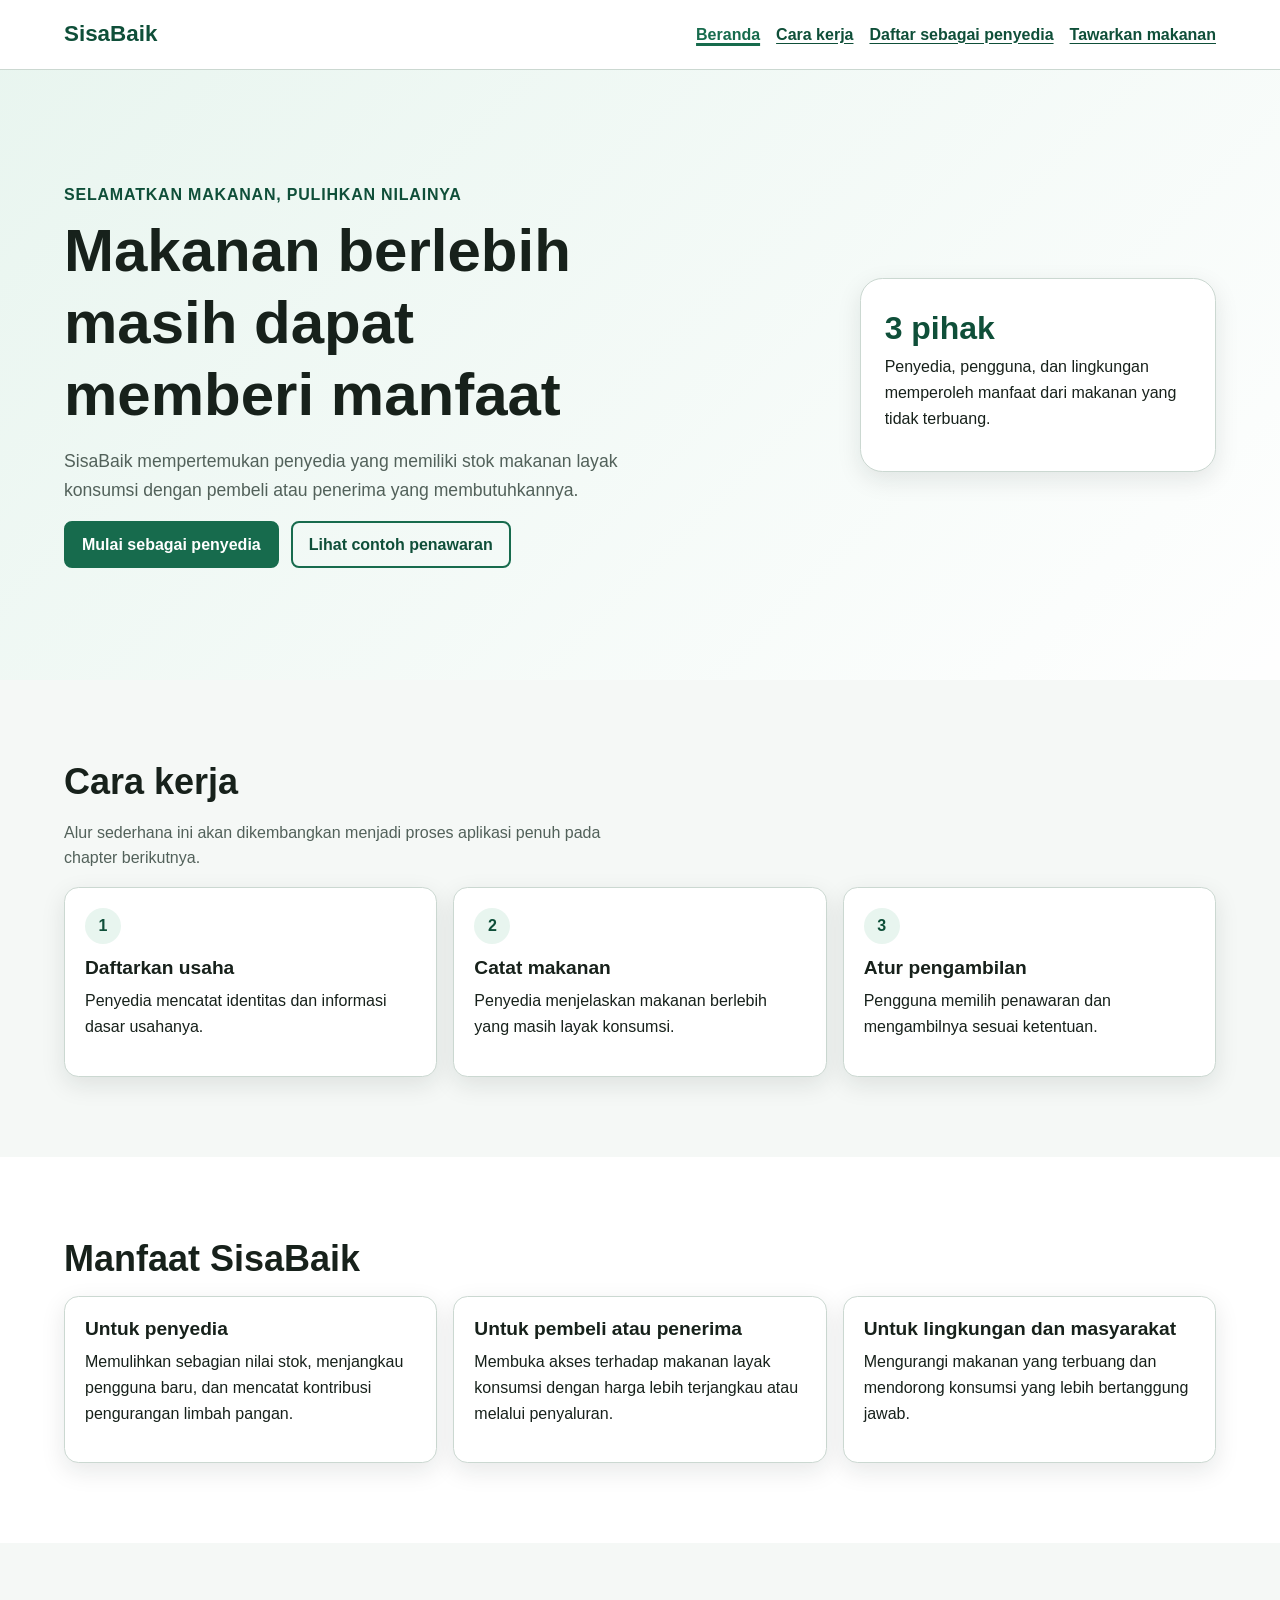
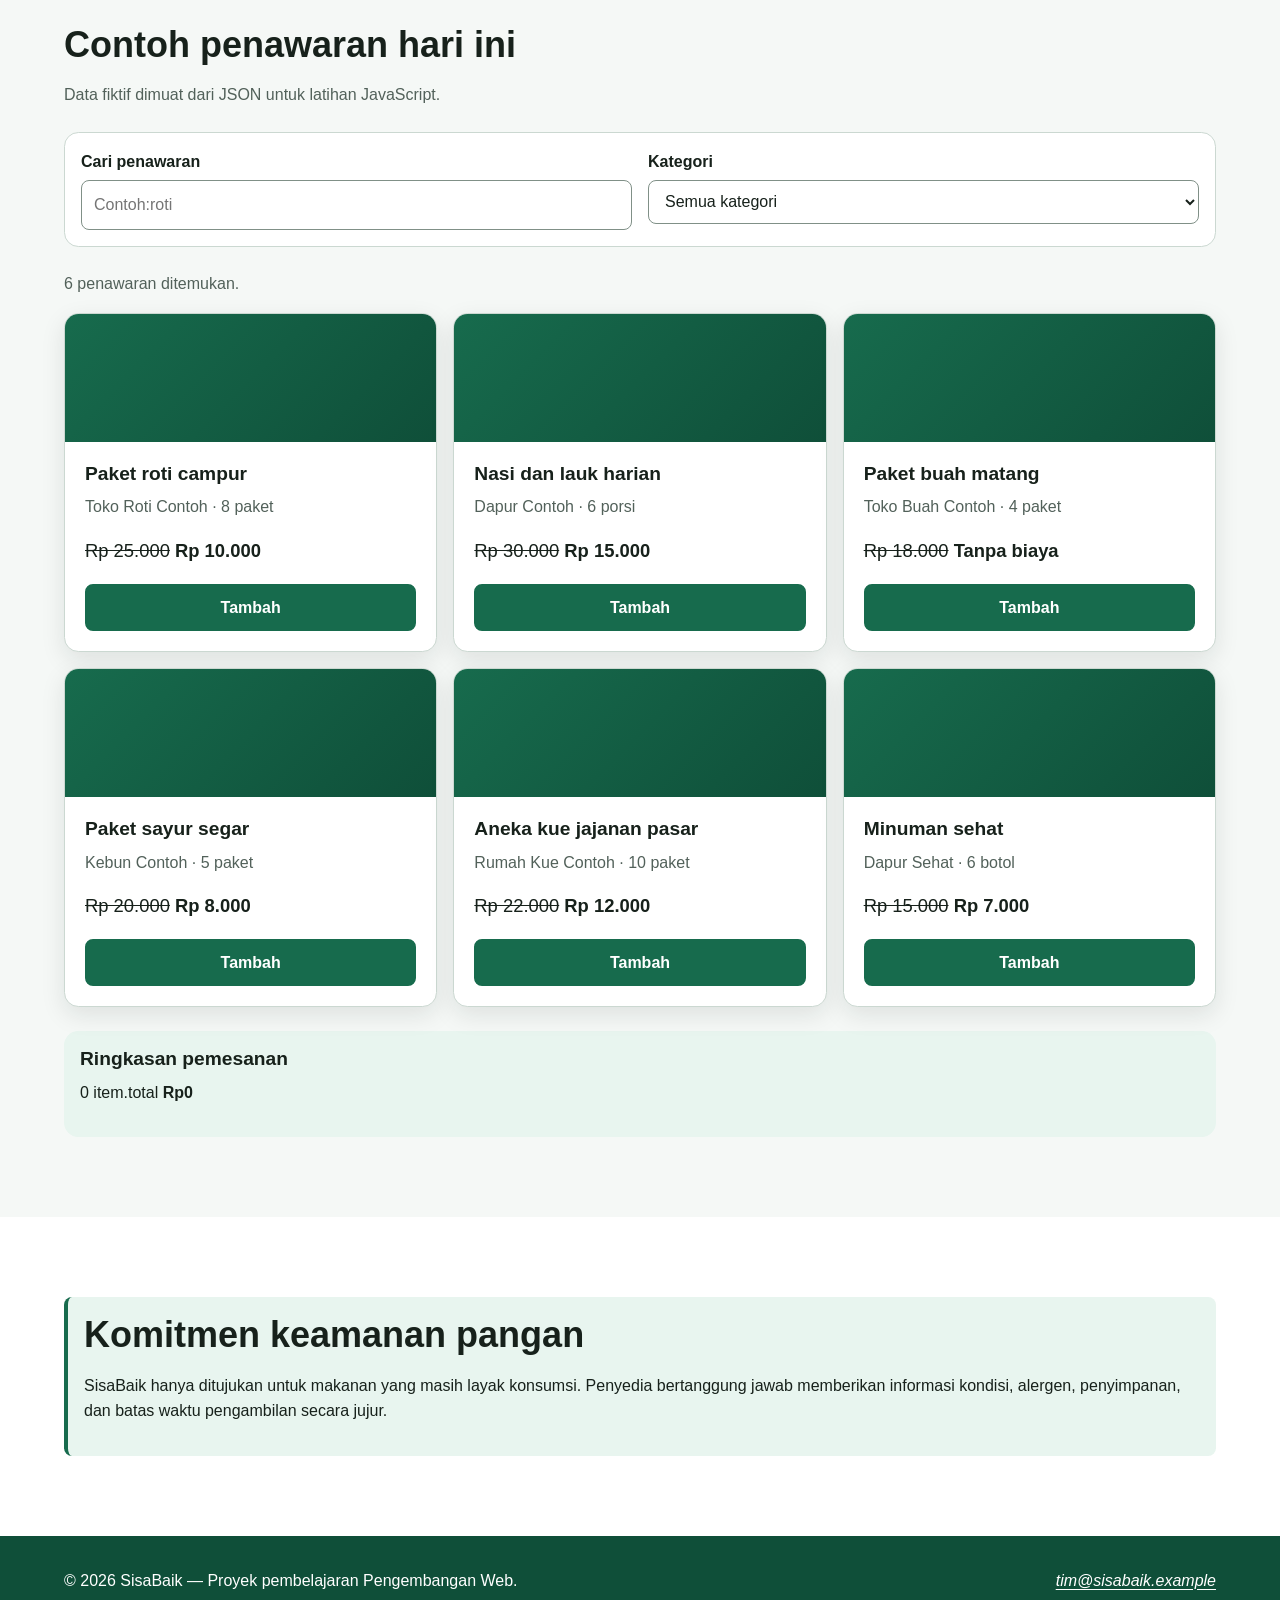
<file: index.html>
<!doctype html>
<html lang="id">
  <head>
    <meta charset="utf-8">
    <meta name="viewport" content="width=device-width, initial-scale=1">
    <meta name="description" content="SisaBaik membantu penyedia menawarkan makanan berlebih agar tetap bernilai, terjangkau, dan tidak terbuang.">
    <title>Beranda | SisaBaik</title>
    <link rel="stylesheet" href="styles.css">
    <script src="app.js" defer></script>
  </head>
  <body>
    <a class="skip-link" href="#konten-utama">Lewati ke konten utama</a>

    <header class="site-header">
      <div class="container header-layout">
        <p class="brand">SisaBaik</p>
        <nav aria-label="Navigasi utama">
          <ul class="nav-list">
            <li><a href="index.html" aria-current="page">Beranda</a></li>
            <li><a href="#cara-kerja">Cara kerja</a></li>
            <li><a href="daftar-penyedia.html">Daftar sebagai penyedia</a></li>
            <li><a href="tawarkan-makanan.html">Tawarkan makanan</a></li>
          </ul>
        </nav>
      </div>
    </header>

    <main id="konten-utama" tabindex="-1">
      <section class="hero" aria-labelledby="judul-utama">
        <div class="container hero-layout">
          <div>
            <p class="eyebrow">Selamatkan makanan, pulihkan nilainya</p>
            <h1 id="judul-utama">Makanan berlebih masih dapat memberi manfaat</h1>
            <p class="lead">SisaBaik mempertemukan penyedia yang memiliki stok makanan layak konsumsi dengan pembeli atau penerima yang membutuhkannya.</p>
            <div class="button-group">
              <a class="button" href="daftar-penyedia.html">Mulai sebagai penyedia</a>
              <a class="button button-secondary" href="#penawaran-contoh">Lihat contoh penawaran</a>
            </div>
          </div>
          <aside class="hero-panel" aria-label="Ringkasan manfaat SisaBaik">
            <strong>3 pihak</strong>
            <p>Penyedia, pengguna, dan lingkungan memperoleh manfaat dari makanan yang tidak terbuang.</p>
          </aside>
        </div>
      </section>

      <section class="section" id="cara-kerja" aria-labelledby="judul-cara-kerja">
        <div class="container">
          <h2 id="judul-cara-kerja">Cara kerja</h2>
          <p class="section-intro">Alur sederhana ini akan dikembangkan menjadi proses aplikasi penuh pada chapter berikutnya.</p>
          <div class="steps-grid">
            <article class="card">
              <span class="step-number" aria-hidden="true">1</span>
              <h3>Daftarkan usaha</h3>
              <p>Penyedia mencatat identitas dan informasi dasar usahanya.</p>
            </article>
            <article class="card">
              <span class="step-number" aria-hidden="true">2</span>
              <h3>Catat makanan</h3>
              <p>Penyedia menjelaskan makanan berlebih yang masih layak konsumsi.</p>
            </article>
            <article class="card">
              <span class="step-number" aria-hidden="true">3</span>
              <h3>Atur pengambilan</h3>
              <p>Pengguna memilih penawaran dan mengambilnya sesuai ketentuan.</p>
            </article>
          </div>
        </div>
      </section>

      <section class="section section-alt" aria-labelledby="judul-manfaat">
        <div class="container">
          <h2 id="judul-manfaat">Manfaat SisaBaik</h2>
          <div class="benefit-grid">
            <article class="card">
              <h3>Untuk penyedia</h3>
              <p>Memulihkan sebagian nilai stok, menjangkau pengguna baru, dan mencatat kontribusi pengurangan limbah pangan.</p>
            </article>
            <article class="card">
              <h3>Untuk pembeli atau penerima</h3>
              <p>Membuka akses terhadap makanan layak konsumsi dengan harga lebih terjangkau atau melalui penyaluran.</p>
            </article>
            <article class="card">
              <h3>Untuk lingkungan dan masyarakat</h3>
              <p>Mengurangi makanan yang terbuang dan mendorong konsumsi yang lebih bertanggung jawab.</p>
            </article>
          </div>
        </div>
      </section>

      <section class="section" id="penawaran-contoh" aria-labelledby="judul-penawaran">
        <div class="container">
          <h2 id="judul-penawaran">Contoh penawaran hari ini</h2>
          <p class="section-intro">Data fiktif dimuat dari JSON untuk latihan JavaScript.</p>
          <form class="filter-panel" id="filter-form" role="search">
            <p>
              <label for="kata-kunci">Cari penawaran</label><br>
              <input id="kata-kunci" name="kata_kunci" type="search" placeholder="Contoh:roti">
            </p>
            <p>
              <label for="filter-kategori">Kategori</label><br>
              <select id="filter-kategori" name="kategori">
                <option value="semua">Semua kategori</option>
                <option value="makanan-siap-saji">Makanan siap saji</option>
                <option value="roti-kue">Roti dan kue</option>
                <option value="buah-sayur">Buah dan sayur</option>
              </select>
            </p>

          </form>
          <p id="status-katalog" class="status-message" role="status" aria-live="polite">Memuat penawaran...</p>
          <div class="offer-grid" id="daftar-penawaran"></div>
          <aside class="cart-summary" aria-labelledby="judul-ringkasan">
            <h3 id="judul-ringkasan">Ringkasan pemesanan</h3>
            <p>
              <span id="jumlah-item">0</span> item.total 
              <strong id="total-pesanan">Rp0</strong>
            </p>
          </aside>
        </div>
      </section>

      <section class="section section-alt" aria-labelledby="judul-keamanan">
        <div class="container">
          <div class="notice">
            <h2 id="judul-keamanan">Komitmen keamanan pangan</h2>
            <p>SisaBaik hanya ditujukan untuk makanan yang masih layak konsumsi. Penyedia bertanggung jawab memberikan informasi kondisi, alergen, penyimpanan, dan batas waktu pengambilan secara jujur.</p>
          </div>
        </div>
      </section>
    </main>

    <footer class="site-footer">
      <div class="container footer-layout">
        <p>&copy; 2026 SisaBaik — Proyek pembelajaran Pengembangan Web.</p>
        <address><a href="mailto:tim@sisabaik.example">tim@sisabaik.example</a></address>
      </div>
    </footer>
  </body>
</html>
</file>
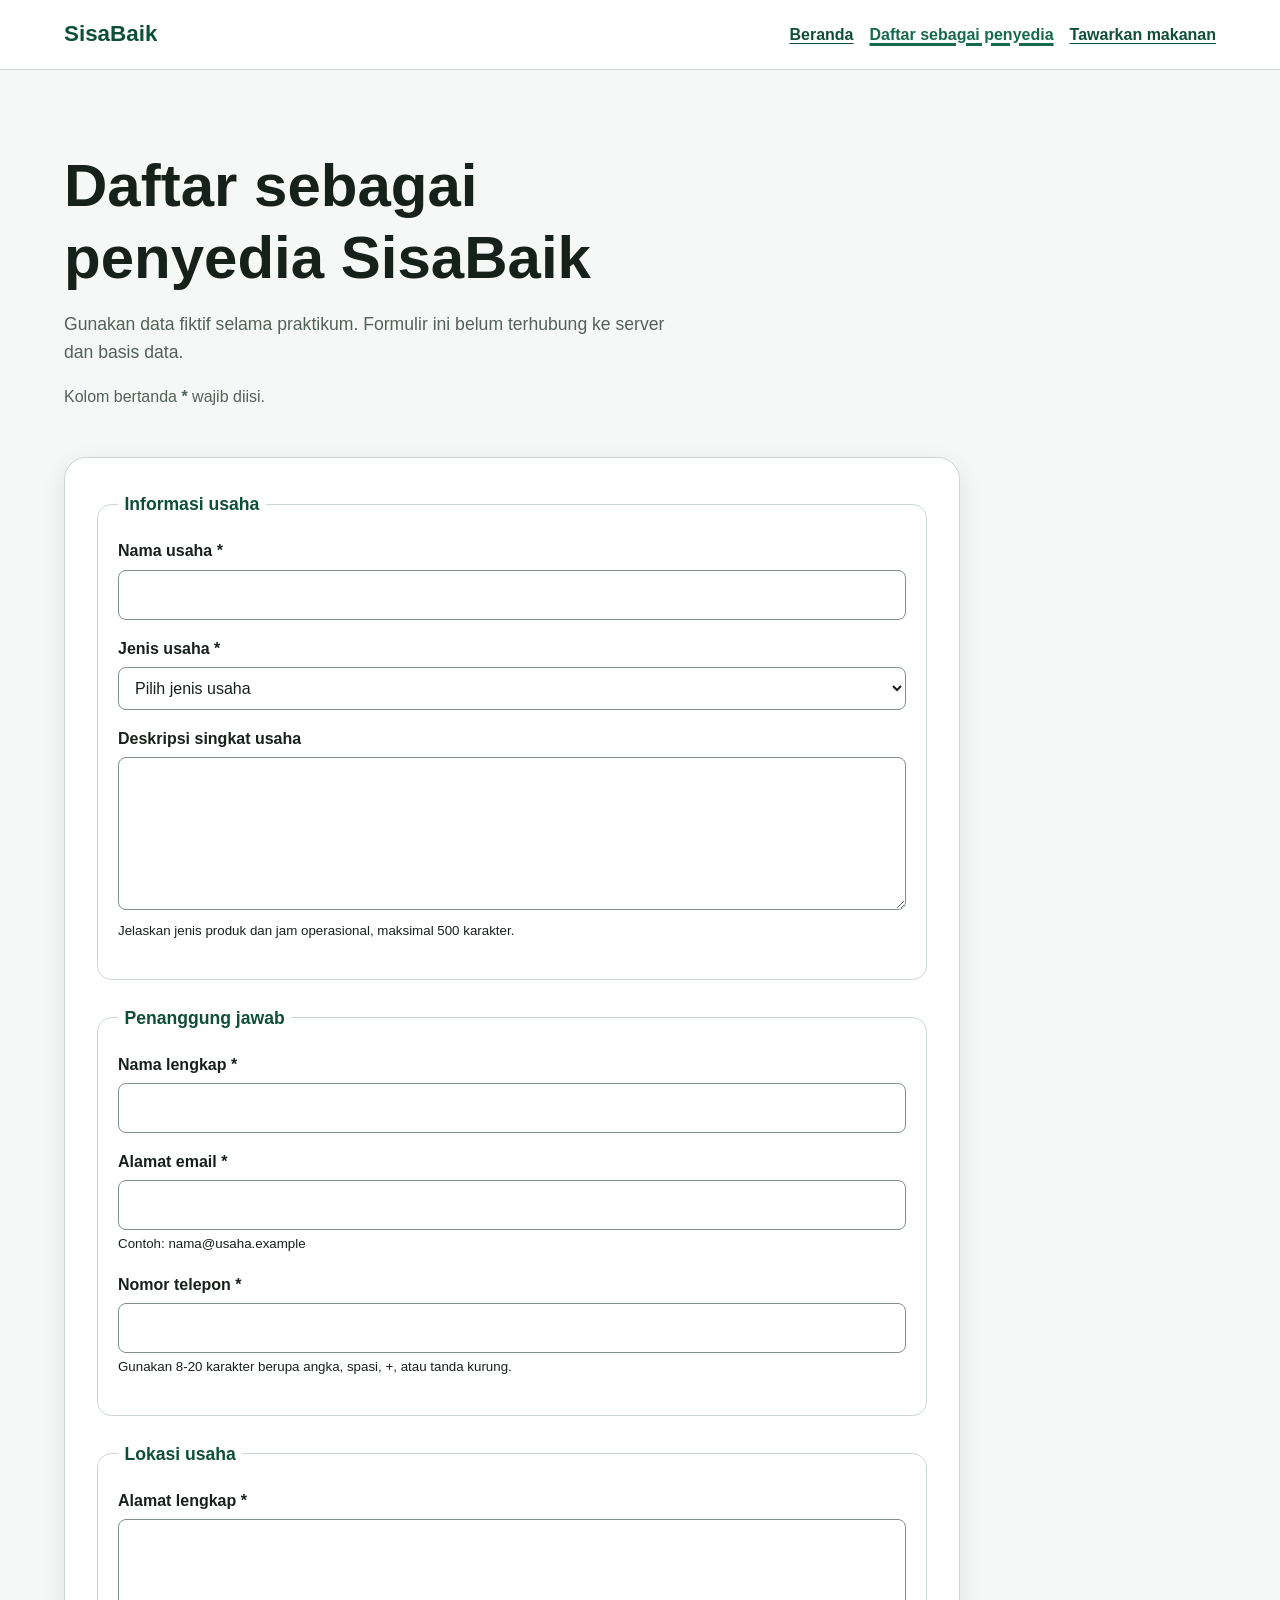
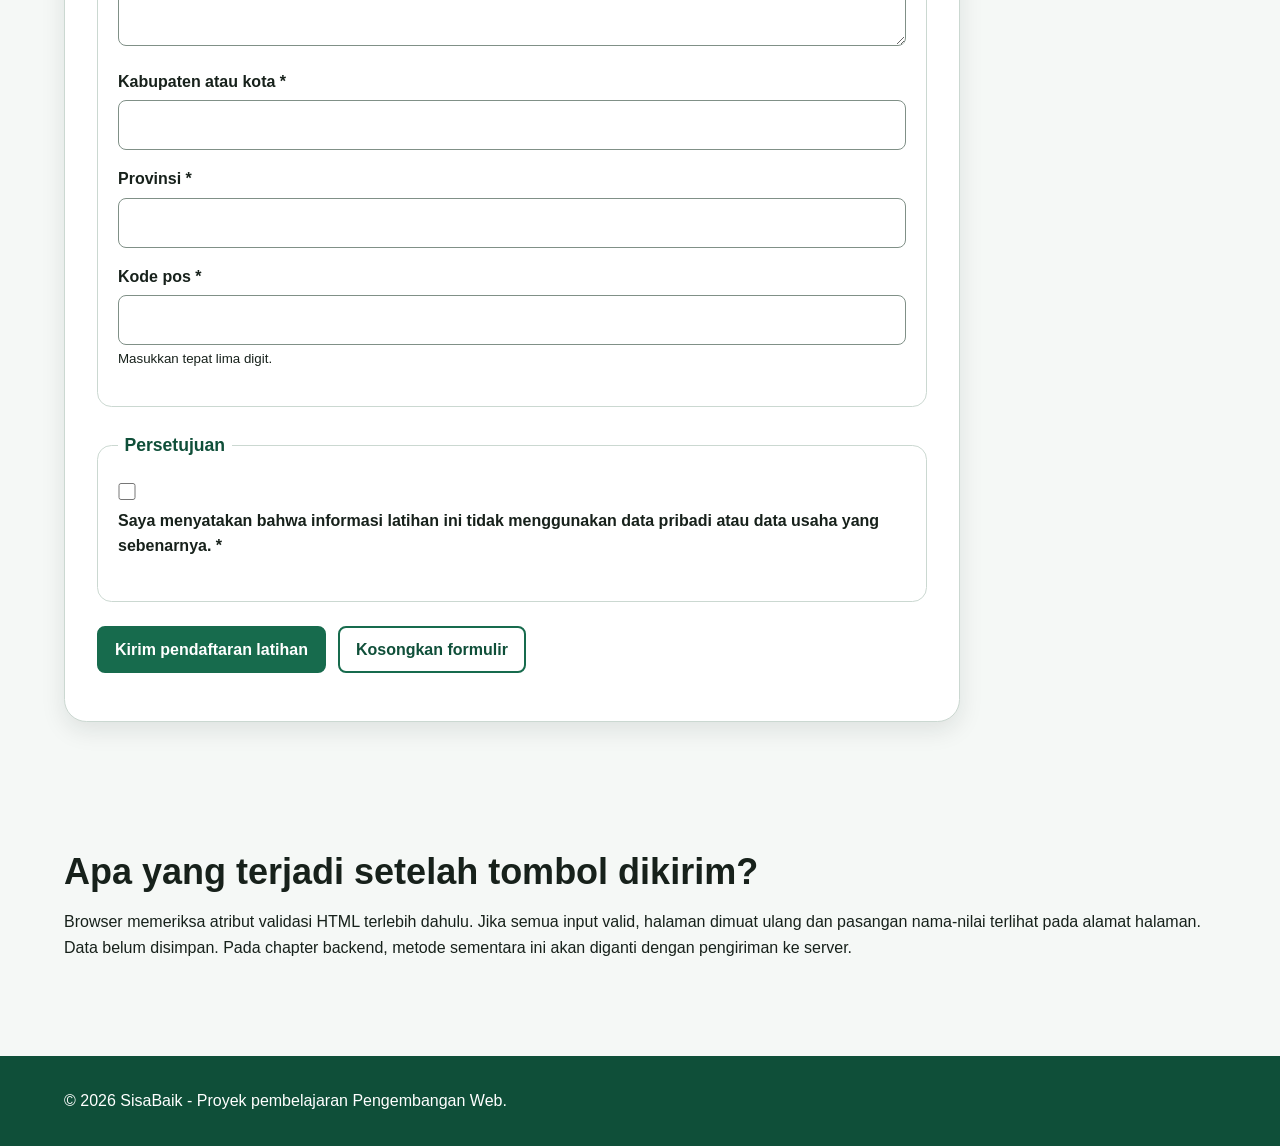
<file: daftar-penyedia.html>
<!doctype html>

<html lang="id">

    <head>

        <meta charset="utf-8">

        <meta
            name="viewport"
            content="width=device-width, initial-scale=1"
        >

        <meta
            name="description"
            content="Formulir prototipe untuk mendaftarkan usaha sebagai penyedia makanan di SisaBaik."
        >

        <title>Daftar Penyedia | SisaBaik</title>

        <link rel="stylesheet" href="styles.css">

    </head>

    <body>

        <a class="skip-link" href="#konten-utama">
            Lewati ke konten utama
        </a>

        <header class="site-header">

            <div class="container header-layout">

                <p class="brand">
                    SisaBaik
                </p>

                <nav aria-label="Navigasi utama">

                    <ul class="nav-list">

                        <li>
                            <a href="index.html">
                                Beranda
                            </a>
                        </li>

                        <li>
                            <a
                                href="daftar-penyedia.html"
                                aria-current="page"
                            >
                                Daftar sebagai penyedia
                            </a>
                        </li>

                        <li>
                            <a href="tawarkan-makanan.html">
                                Tawarkan makanan
                            </a>
                        </li>

                    </ul>

                </nav>

            </div>

        </header>

        <main
            class="container"
            id="konten-utama"
            tabindex="-1"
        >

            <div class="page-heading">

                <h1>
                    Daftar sebagai penyedia SisaBaik
                </h1>

                <p class="lead">
                    Gunakan data fiktif selama praktikum. Formulir ini belum terhubung ke
                    server dan basis data.
                </p>

                <p
                    class="required-note"
                    id="petunjuk-wajib"
                >
                    Kolom bertanda <strong>*</strong> wajib diisi.
                </p>

            </div>

            <form
                class="form-card"
                action="daftar-penyedia.html"
                method="get"
                aria-describedby="petunjuk-wajib"
            >

                <fieldset class="form-section">

                    <legend>
                        Informasi usaha
                    </legend>

                    <p>

                        <label for="nama-usaha">
                            Nama usaha *
                        </label><br>

                        <input
                            type="text"
                            id="nama-usaha"
                            name="nama_usaha"
                            autocomplete="organization"
                            minlength="3"
                            maxlength="100"
                            required
                        >

                    </p>

                    <p>

                        <label for="jenis-usaha">
                            Jenis usaha *
                        </label><br>

                        <select
                            id="jenis-usaha"
                            name="jenis_usaha"
                            required
                        >

                            <option value="">
                                Pilih jenis usaha
                            </option>

                            <option value="restoran">
                                Restoran
                            </option>

                            <option value="toko-roti">
                                Toko roti
                            </option>

                            <option value="katering">
                                Katering
                            </option>

                            <option value="ritel">
                                Toko ritel
                            </option>

                            <option value="hotel">
                                Hotel atau penginapan
                            </option>

                            <option value="lainnya">
                                Lainnya
                            </option>

                        </select>

                    </p>

                    <p>

                        <label for="deskripsi-usaha">
                            Deskripsi singkat usaha
                        </label><br>

                        <textarea
                            id="deskripsi-usaha"
                            name="deskripsi_usaha"
                            rows="5"
                            maxlength="500"
                            aria-describedby="bantuan-deskripsi"
                        ></textarea><br>

                        <small id="bantuan-deskripsi">
                            Jelaskan jenis produk dan jam operasional, maksimal 500 karakter.
                        </small>

                    </p>

                </fieldset>

                <fieldset class="form-section">

                    <legend>
                        Penanggung jawab
                    </legend>

                    <p>

                        <label for="nama-penanggung-jawab">
                            Nama lengkap *
                        </label><br>

                        <input
                            type="text"
                            id="nama-penanggung-jawab"
                            name="nama_penanggung_jawab"
                            autocomplete="name"
                            minlength="3"
                            maxlength="100"
                            required
                        >

                    </p>

                    <p>

                        <label for="email">
                            Alamat email *
                        </label><br>

                        <input
                            type="email"
                            id="email"
                            name="email"
                            autocomplete="email"
                            maxlength="254"
                            aria-describedby="bantuan-email"
                            required
                        ><br>

                        <small id="bantuan-email">
                            Contoh: nama@usaha.example
                        </small>

                    </p>

                    <p>

                        <label for="telepon">
                            Nomor telepon *
                        </label><br>

                        <input
                            type="tel"
                            id="telepon"
                            name="telepon"
                            autocomplete="tel"
                            inputmode="tel"
                            pattern="[0-9+() ]{8,20}"
                            aria-describedby="bantuan-telepon"
                            required
                        ><br>

                        <small id="bantuan-telepon">
                            Gunakan 8-20 karakter berupa angka, spasi, +, atau tanda kurung.
                        </small>

                    </p>

                </fieldset>

                <fieldset class="form-section">

                    <legend>
                        Lokasi usaha
                    </legend>

                    <p>

                        <label for="alamat">
                            Alamat lengkap *
                        </label><br>

                        <textarea
                            id="alamat"
                            name="alamat"
                            rows="4"
                            autocomplete="street-address"
                            minlength="10"
                            maxlength="250"
                            required
                        ></textarea>

                    </p>

                    <p>

                        <label for="kota">
                            Kabupaten atau kota *
                        </label><br>

                        <input
                            type="text"
                            id="kota"
                            name="kota"
                            autocomplete="address-level2"
                            maxlength="100"
                            required
                        >

                    </p>

                    <p>

                        <label for="provinsi">
                            Provinsi *
                        </label><br>

                        <input
                            type="text"
                            id="provinsi"
                            name="provinsi"
                            autocomplete="address-level1"
                            maxlength="100"
                            required
                        >

                    </p>

                    <p>

                        <label for="kode-pos">
                            Kode pos *
                        </label><br>

                        <input
                            type="text"
                            id="kode-pos"
                            name="kode_pos"
                            autocomplete="postal-code"
                            inputmode="numeric"
                            pattern="[0-9]{5}"
                            aria-describedby="bantuan-kode-pos"
                            required
                        ><br>

                        <small id="bantuan-kode-pos">
                            Masukkan tepat lima digit.
                        </small>

                    </p>

                </fieldset>

                <fieldset class="form-section">

                    <legend>
                        Persetujuan
                    </legend>

                    <p>

                        <input
                            type="checkbox"
                            id="persetujuan"
                            name="persetujuan"
                            value="setuju"
                            required
                        >

                        <label for="persetujuan">
                            Saya menyatakan bahwa informasi latihan ini tidak menggunakan
                            data pribadi atau data usaha yang sebenarnya. *
                        </label>

                    </p>

                </fieldset>

                <p class="form-actions">

                    <button
                        class="button"
                        type="submit"
                    >
                        Kirim pendaftaran latihan
                    </button>

                    <button
                        class="button button-secondary"
                        type="reset"
                    >
                        Kosongkan formulir
                    </button>

                </p>

            </form>

            <section
                class="section"
                aria-labelledby="catatan-prototipe"
            >

                <h2 id="catatan-prototipe">
                    Apa yang terjadi setelah tombol dikirim?
                </h2>

                <p>
                    Browser memeriksa atribut validasi HTML terlebih dahulu. Jika semua
                    input valid, halaman dimuat ulang dan pasangan nama-nilai terlihat
                    pada alamat halaman. Data belum disimpan. Pada chapter backend,
                    metode sementara ini akan diganti dengan pengiriman ke server.
                </p>

            </section>

        </main>

        <footer class="site-footer">

            <div class="container footer-layout">

                <p>
                    &copy; 2026 SisaBaik - Proyek pembelajaran Pengembangan Web.
                </p>

            </div>

        </footer>

    </body>

</html>
</file>
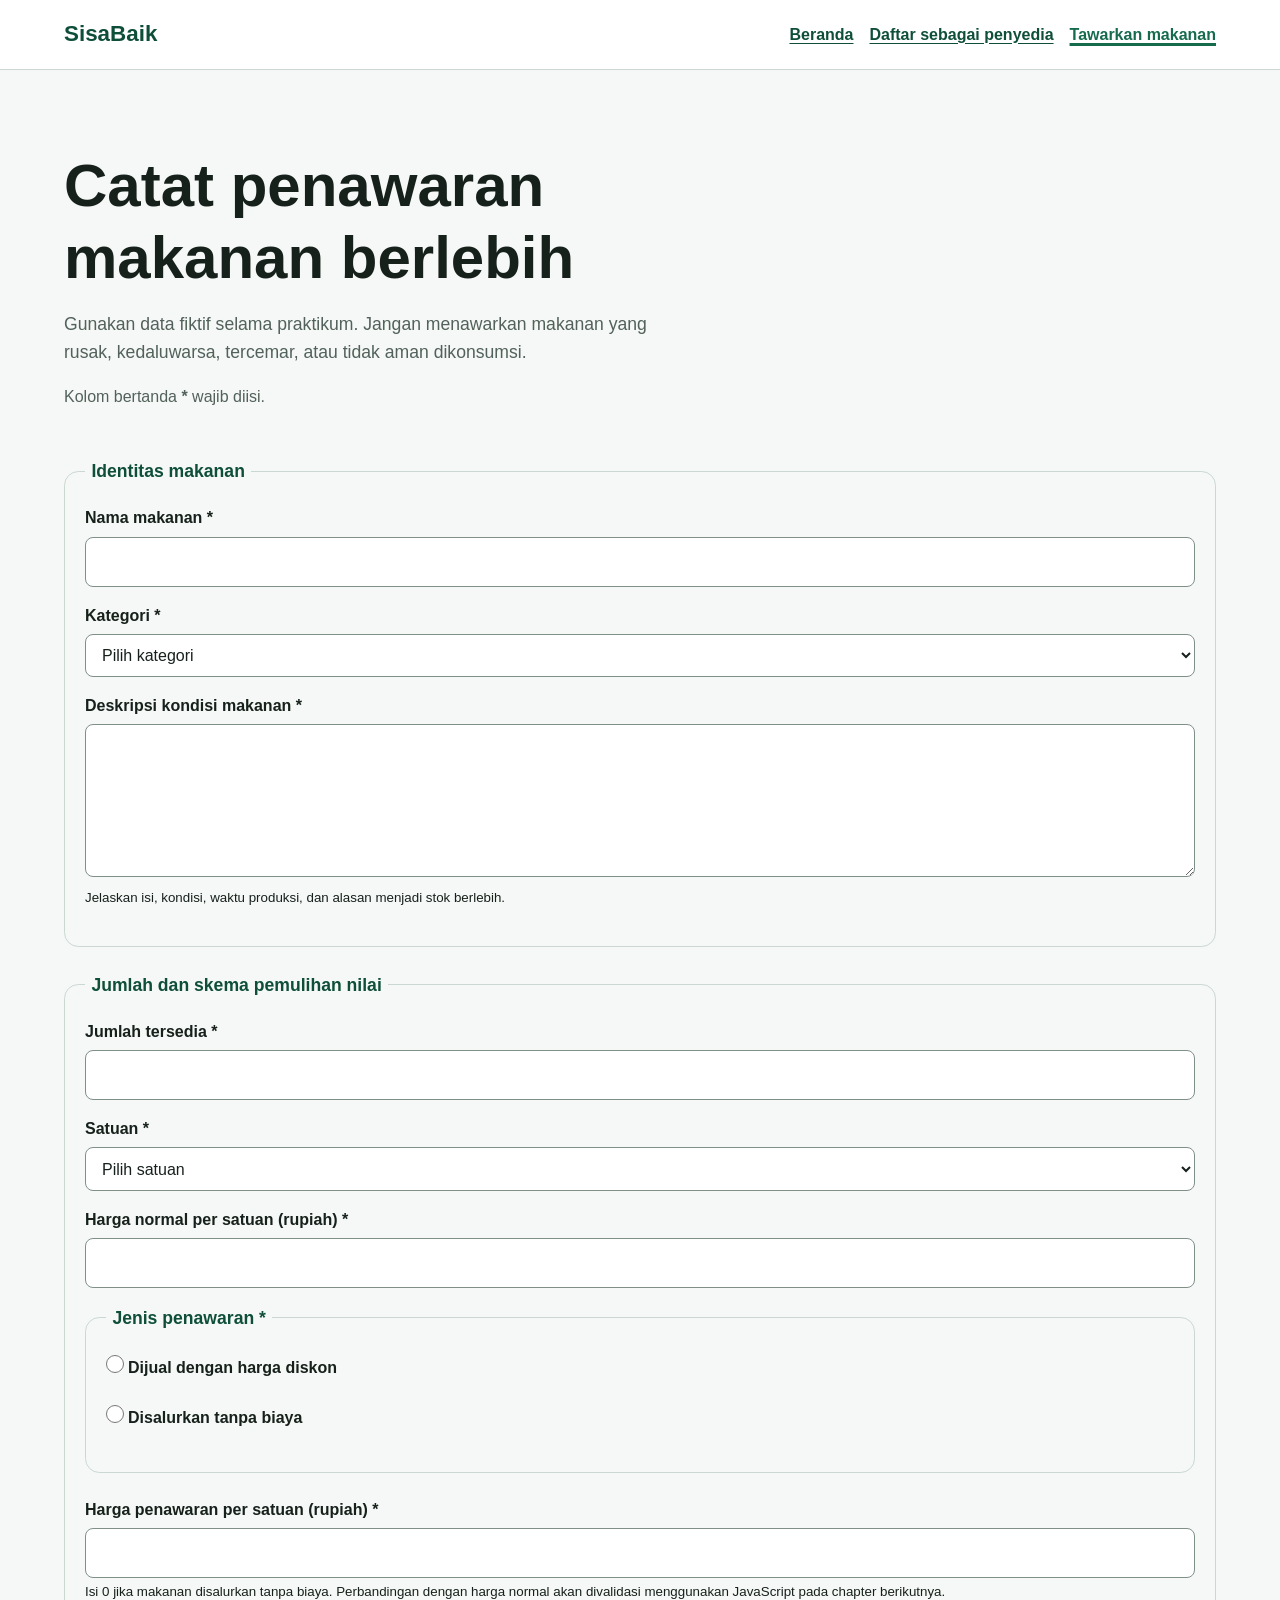
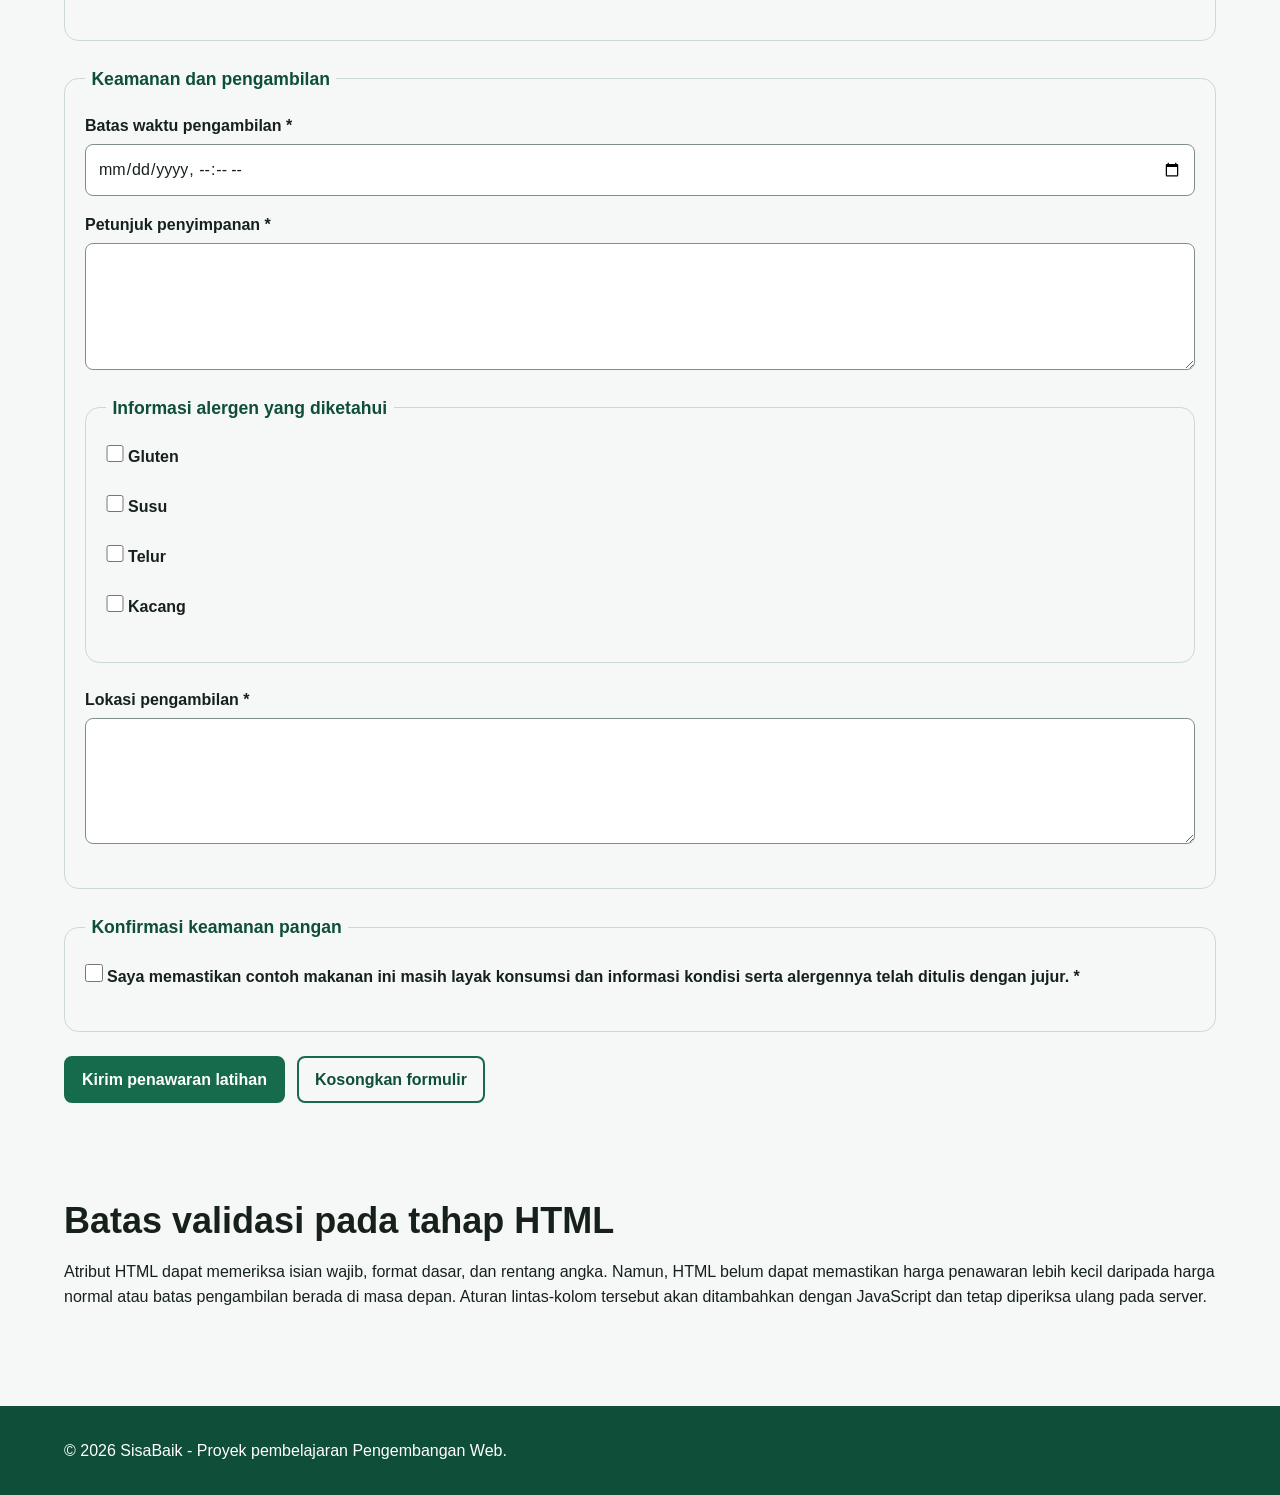
<file: tawarkan-makanan.html>
<!doctype html>
<html lang="id">
    <head>
        <meta charset="utf-8">
        <meta
            name="viewport"
            content="width=device-width, initial-scale=1"
        >
        <meta
            name="description"
            content="Formulir prototipe untuk mencatat makanan berlebih yang akan ditawarkan melalui SisaBaik."
        >
        <title>Tawarkan Makanan | SisaBaik</title>

        <link rel="stylesheet" href="styles.css">
    </head>
    <body>
        <a class="skip-link" href="#konten-utama">
            Lewati ke konten utama
        </a>
        <header class="site-header">
            <div class="container header-layout">
                <p class="brand">
                    SisaBaik
                </p>
                <nav aria-label="Navigasi utama">
                    <ul class="nav-list">
                        <li>
                            <a href="index.html">
                                Beranda
                            </a>
                        </li>
                        <li>
                            <a href="daftar-penyedia.html">
                                Daftar sebagai penyedia
                            </a>
                        </li>
                        <li>
                            <a
                                href="tawarkan-makanan.html"
                                aria-current="page"
                            >
                                Tawarkan makanan
                            </a>
                        </li>
                    </ul>
                </nav>
            </div>
        </header>
        <main
            class="container"
            id="konten-utama"
            tabindex="-1"
        >
            <div class="page-heading">
                <h1>
                    Catat penawaran makanan berlebih
                </h1>
                <p class="lead">
                    Gunakan data fiktif selama praktikum. Jangan menawarkan makanan yang
                    rusak, kedaluwarsa, tercemar, atau tidak aman dikonsumsi.
                </p>
                <p
                    class="required-note"
                    id="petunjuk-wajib"
                >
                    Kolom bertanda <strong>*</strong> wajib diisi.
                </p>
            </div>
            <form
                id="form-penawaran"
                action="tawarkan-makanan.html"
                method="get"
                aria-describedby="petunjuk-wajib"
            >
                <fieldset class="form-section">
                    <legend>
                        Identitas makanan
                    </legend>
                    <p>
                        <label for="nama-makanan">
                            Nama makanan *
                        </label><br>
                        <input
                            type="text"
                            id="nama-makanan"
                            name="nama_makanan"
                            minlength="3"
                            maxlength="120"
                            required
                        >
                    </p>
                    <p>
                        <label for="kategori">
                            Kategori *
                        </label><br>
                        <select
                            id="kategori"
                            name="kategori"
                            required
                        >

                            <option value="">
                                Pilih kategori
                            </option>

                            <option value="makanan-siap-saji">
                                Makanan siap saji
                            </option>

                            <option value="roti-kue">
                                Roti atau kue
                            </option>

                            <option value="buah-sayur">
                                Buah atau sayur
                            </option>

                            <option value="minuman">
                                Minuman
                            </option>

                            <option value="bahan-pangan">
                                Bahan pangan
                            </option>

                            <option value="lainnya">
                                Lainnya
                            </option>

                        </select>

                    </p>

                    <p>

                        <label for="deskripsi-makanan">
                            Deskripsi kondisi makanan *
                        </label><br>

                        <textarea
                            id="deskripsi-makanan"
                            name="deskripsi_makanan"
                            rows="5"
                            minlength="20"
                            maxlength="600"
                            aria-describedby="bantuan-deskripsi-makanan"
                            required
                        ></textarea><br>

                        <small id="bantuan-deskripsi-makanan">
                            Jelaskan isi, kondisi, waktu produksi, dan alasan menjadi stok
                            berlebih.
                        </small>

                    </p>

                </fieldset>

                <fieldset class="form-section">

                    <legend>
                        Jumlah dan skema pemulihan nilai
                    </legend>

                    <p>

                        <label for="jumlah">
                            Jumlah tersedia *
                        </label><br>

                        <input
                            type="number"
                            id="jumlah"
                            name="jumlah"
                            min="1"
                            max="1000"
                            step="1"
                            required
                        >

                    </p>

                    <p>

                        <label for="satuan">
                            Satuan *
                        </label><br>

                        <select
                            id="satuan"
                            name="satuan"
                            required
                        >

                            <option value="">
                                Pilih satuan
                            </option>

                            <option value="porsi">
                                Porsi
                            </option>

                            <option value="paket">
                                Paket
                            </option>

                            <option value="buah">
                                Buah
                            </option>

                            <option value="kilogram">
                                Kilogram
                            </option>

                            <option value="liter">
                                Liter
                            </option>

                        </select>

                    </p>

                    <p>

                        <label for="harga-normal">
                            Harga normal per satuan (rupiah) *
                        </label><br>

                        <input
                            type="number"
                            id="harga-normal"
                            name="harga_normal"
                            min="0"
                            max="10000000"
                            step="500"
                            required
                        >

                    </p>

                    <fieldset class="form-section">

                        <legend>
                            Jenis penawaran *
                        </legend>

                        <p>

                            <input
                                type="radio"
                                id="jenis-diskon"
                                name="jenis_penawaran"
                                value="diskon"
                                required
                            >

                            <label for="jenis-diskon">
                                Dijual dengan harga diskon
                            </label>

                        </p>

                        <p>

                            <input
                                type="radio"
                                id="jenis-donasi"
                                name="jenis_penawaran"
                                value="donasi"
                            >

                            <label for="jenis-donasi">
                                Disalurkan tanpa biaya
                            </label>

                        </p>

                    </fieldset>

                    <p>

                        <label for="harga-pemulihan">
                            Harga penawaran per satuan (rupiah) *
                        </label><br>

                        <input
                            type="number"
                            id="harga-pemulihan"
                            name="harga_penawaran"
                            min="0"
                            max="10000000"
                            step="500"
                            aria-describedby="bantuan-harga"
                            required
                        ><br>

                        <small id="bantuan-harga">
                            Isi 0 jika makanan disalurkan tanpa biaya. Perbandingan dengan
                            harga normal akan divalidasi menggunakan JavaScript pada
                            chapter berikutnya.
                        </small>

                    </p>

                </fieldset>

                <fieldset class="form-section">

                    <legend>
                        Keamanan dan pengambilan
                    </legend>

                    <p>

                        <label for="batas-pengambilan">
                            Batas waktu pengambilan *
                        </label><br>

                        <input
                            type="datetime-local"
                            id="batas-pengambilan"
                            name="batas_pengambilan"
                            required
                        >

                    </p>

                    <p>

                        <label for="petunjuk-penyimpanan">
                            Petunjuk penyimpanan *
                        </label><br>

                        <textarea
                            id="petunjuk-penyimpanan"
                            name="petunjuk_penyimpanan"
                            rows="4"
                            minlength="10"
                            maxlength="300"
                            required
                        ></textarea>

                    </p>

                    <fieldset class="form-section">

                        <legend>
                            Informasi alergen yang diketahui
                        </legend>

                        <p>

                            <input
                                type="checkbox"
                                id="alergen-gluten"
                                name="alergen"
                                value="gluten"
                            >

                            <label for="alergen-gluten">
                                Gluten
                            </label>

                        </p>

                        <p>

                            <input
                                type="checkbox"
                                id="alergen-susu"
                                name="alergen"
                                value="susu"
                            >

                            <label for="alergen-susu">
                                Susu
                            </label>

                        </p>

                        <p>

                            <input
                                type="checkbox"
                                id="alergen-telur"
                                name="alergen"
                                value="telur"
                            >

                            <label for="alergen-telur">
                                Telur
                            </label>

                        </p>

                        <p>

                            <input
                                type="checkbox"
                                id="alergen-kacang"
                                name="alergen"
                                value="kacang"
                            >

                            <label for="alergen-kacang">
                                Kacang
                            </label>

                        </p>

                    </fieldset>

                    <p>

                        <label for="lokasi-pengambilan">
                            Lokasi pengambilan *
                        </label><br>

                        <textarea
                            id="lokasi-pengambilan"
                            name="lokasi_pengambilan"
                            rows="4"
                            autocomplete="street-address"
                            minlength="10"
                            maxlength="250"
                            required
                        ></textarea>

                    </p>

                </fieldset>

                <fieldset class="form-section">

                    <legend>
                        Konfirmasi keamanan pangan
                    </legend>

                    <p>

                        <input
                            type="checkbox"
                            id="konfirmasi-keamanan"
                            name="konfirmasi_keamanan"
                            value="terkonfirmasi"
                            required
                        >

                        <label for="konfirmasi-keamanan">
                            Saya memastikan contoh makanan ini masih layak konsumsi dan
                            informasi kondisi serta alergennya telah ditulis dengan jujur. *
                        </label>

                    </p>

                </fieldset>

                <p class="form-actions">

                    <button
                        class="button"
                        type="submit"
                    >
                        Kirim penawaran latihan
                    </button>

                    <button
                        class="button button-secondary"
                        type="reset"
                    >
                        Kosongkan formulir
                    </button>

                </p>

            </form>

            <section
                class="section"
                aria-labelledby="batas-validasi-html"
            >

                <h2 id="batas-validasi-html">
                    Batas validasi pada tahap HTML
                </h2>

                <p>
                    Atribut HTML dapat memeriksa isian wajib, format dasar, dan rentang
                    angka. Namun, HTML belum dapat memastikan harga penawaran lebih kecil
                    daripada harga normal atau batas pengambilan berada di masa depan.
                    Aturan lintas-kolom tersebut akan ditambahkan dengan JavaScript dan
                    tetap diperiksa ulang pada server.
                </p>

            </section>

        </main>

        <footer class="site-footer">

            <div class="container footer-layout">

                <p>
                    &copy; 2026 SisaBaik - Proyek pembelajaran Pengembangan Web.
                </p>

            </div>

        </footer>

    </body>

</html>
</file>
<file: styles.css>
:root {
    --color-primary: #176b4d;
    --color-primary-dark: #0f4f39;
    --color-primary-soft: #e8f5ef;
    --color-accent: #f2b84b;
    --color-text: #17211b;
    --color-muted: #52615a;
    --color-surface: #ffffff;
    --color-background: #f5f8f6;
    --color-border: #cbd8d1;
    --color-danger: #a52a2a;
    --shadow-card: 0 0.5rem 1.5rem rgb(23 33 27 / 10%);
    --radius-small: 0.5rem;
    --radius-medium: 0.9rem;
    --radius-large: 1.4rem;
    --content-width: 72rem;
}

*,
*::before,
*::after {
    box-sizing: border-box;
}

html {
    scroll-behavior: smooth;
}

body {
    margin: 0;
    background: var(--color-background);
    color: var(--color-text);
    font-family: Arial, Helvetica, sans-serif;
    font-size: 1rem;
    line-height: 1.6;
}

h1,
h2,
h3,
p {
    margin-block-start: 0;
}

h1,
h2,
h3 {
    line-height: 1.2;
}

h1 {
    max-width: 18ch;
    margin-block-end: 1rem;
    font-size: clamp(2rem, 7vw, 3.75rem);
}

h2 {
    margin-block-end: 1rem;
    font-size: clamp(1.5rem, 4vw, 2.25rem);
}

h3 {
    margin-block-end: 0.6rem;
    font-size: 1.2rem;
}

a {
    color: var(--color-primary-dark);
    text-underline-offset: 0.2em;
}

a:hover {
    text-decoration-thickness: 0.18em;
}

:focus-visible {
    outline: 0.2rem solid var(--color-accent);
    outline-offset: 0.2rem;
}

.skip-link {
    position: absolute;
    inset-block-start: 0.5rem;
    inset-inline-start: 0.5rem;
    z-index: 100;
    padding: 0.7rem 1rem;
    border-radius: var(--radius-small);
    background: var(--color-text);
    color: var(--color-surface);
    transform: translateY(-180%);
}

.skip-link:focus {
    transform: translateY(0);
}

.container {
    width: min(100% - 2rem, var(--content-width));
    margin-inline: auto;
}

.site-header {
    background: var(--color-surface);
    border-block-end: 0.0625rem solid var(--color-border);
}

.header-layout {
    display: flex;
    flex-direction: column;
    gap: 0.75rem;
    padding-block: 1rem;
}

.brand {
    margin: 0;
    color: var(--color-primary-dark);
    font-size: 1.4rem;
    font-weight: 700;
}

.nav-list {
    display: flex;
    flex-wrap: wrap;
    gap: 0.5rem 1rem;
    margin: 0;
    padding: 0;
    list-style: none;
}

.nav-list a {
    display: inline-block;
    padding-block: 0.35rem;
    font-weight: 700;
}

.nav-list a[aria-current="page"] {
    color: var(--color-primary);
    text-decoration-thickness: 0.2em;
}

.hero {
    padding-block: clamp(3rem, 10vw, 7rem);
    background: linear-gradient(
        135deg,
        rgb(232 245 239 / 95%),
        rgb(255 255 255 / 92%)
    );
}

.hero-layout {
    display: grid;
    gap: 2rem;
    align-items: center;
}

.eyebrow {
    margin-block-end: 0.5rem;
    color: var(--color-primary-dark);
    font-weight: 700;
    letter-spacing: 0.05em;
    text-transform: uppercase;
}

.lead {
    max-width: 62ch;
    color: var(--color-muted);
    font-size: 1.1rem;
}

.hero-panel {
    padding: 1.5rem;
    border: 0.0625rem solid var(--color-border);
    border-radius: var(--radius-large);
    background: var(--color-surface);
    box-shadow: var(--shadow-card);
}

.hero-panel strong {
    display: block;
    color: var(--color-primary-dark);
    font-size: 2rem;
}

.button-group,
.form-actions {
    display: flex;
    flex-wrap: wrap;
    gap: 0.75rem;
    align-items: center;
}

.button {
    display: inline-block;
    padding: 0.75rem 1rem;
    border: 0.125rem solid var(--color-primary);
    border-radius: var(--radius-small);
    background: var(--color-primary);
    color: var(--color-surface);
    font: inherit;
    font-weight: 700;
    line-height: 1.2;
    text-decoration: none;
    cursor: pointer;
}

.button:hover {
    background: var(--color-primary-dark);
    border-color: var(--color-primary-dark);
}

.button-secondary {
    background: transparent;
    color: var(--color-primary-dark);
}

.section {
    padding-block: clamp(2.5rem, 7vw, 5rem);
}

.section-alt {
    background: var(--color-surface);
}

.section-intro {
    max-width: 65ch;
    color: var(--color-muted);
}

.steps-grid,
.benefit-grid,
.offer-grid {
    display: grid;
    grid-template-columns: 1fr;
    gap: 1rem;
}

.card {
    padding: 1.25rem;
    border: 0.0625rem solid var(--color-border);
    border-radius: var(--radius-medium);
    background: var(--color-surface);
    box-shadow: var(--shadow-card);
}

.step-number {
    display: inline-grid;
    width: 2.25rem;
    height: 2.25rem;
    margin-block-end: 0.75rem;
    place-items: center;
    border-radius: 50%;
    background: var(--color-primary-soft);
    color: var(--color-primary-dark);
    font-weight: 700;
}

.offer-card {
    display: flex;
    flex-direction: column;
    overflow: hidden;
    border: 0.0625rem solid var(--color-border);
    border-radius: var(--radius-medium);
    background: var(--color-surface);
    box-shadow: var(--shadow-card);
}

.offer-card__visual {
    min-height: 8rem;
    background: linear-gradient(
        135deg,
        var(--color-primary),
        var(--color-primary-dark)
    );
}

.offer-card__content {
    display: flex;
    flex: 1;
    flex-direction: column;
    padding: 1.25rem;
}

.offer-card__meta {
    color: var(--color-muted);
}

.offer-card__price {
    margin-block-start: auto;
    font-size: 1.15rem;
}

.badge {
    display: inline-block;
    width: fit-content;
    margin-block-end: 0.75rem;
    padding: 0.25rem 0.6rem;
    border-radius: 999px;
    background: var(--color-primary-soft);
    color: var(--color-primary-dark);
    font-size: 0.85rem;
    font-weight: 700;
}

.notice {
    padding: 1rem;
    border-inline-start: 0.3rem solid var(--color-primary);
    border-radius: var(--radius-small);
    background: var(--color-primary-soft);
}

.page-heading {
    padding-block: clamp(2.5rem, 7vw, 5rem) 2rem;
}

.form-card {
    max-width: 56rem;
    margin-block-end: 3rem;
    padding: clamp(1rem, 4vw, 2rem);
    border: 0.0625rem solid var(--color-border);
    border-radius: var(--radius-large);
    background: var(--color-surface);
    box-shadow: var(--shadow-card);
}

.form-section {
    margin: 0 0 1.5rem;
    padding: 1.25rem;
    border: 0.0625rem solid var(--color-border);
    border-radius: var(--radius-medium);
}

.form-section legend {
    padding-inline: 0.4rem;
    color: var(--color-primary-dark);
    font-size: 1.1rem;
    font-weight: 700;
}

label {
    display: inline-block;
    margin-block-end: 0.35rem;
    font-weight: 700;
}

input,
select,
textarea {
    width: 100%;
    padding: 0.7rem 0.75rem;
    border: 0.0625rem solid #809087;
    border-radius: var(--radius-small);
    background: var(--color-surface);
    color: var(--color-text);
    font: inherit;
}

textarea {
    resize: vertical;
}

input:focus,
select:focus,
textarea:focus {
    border-color: var(--color-primary-dark);
}

input[type="checkbox"],
input[type="radio"] {
    width: 1.1rem;
    height: 1.1rem;
    margin: 0.2rem 0 0;
    accent-color: var(--color-primary);
}

.required-note {
    color: var(--color-muted);
}

.site-footer {
    padding-block: 2rem;
    background: var(--color-primary-dark);
    color: var(--color-surface);
}

.site-footer a {
    color: var(--color-surface);
}

.footer-layout {
    display: flex;
    flex-direction: column;
    gap: 0.5rem;
}

.footer-layout p,
.footer-layout address {
    margin: 0;
}

@media (min-width: 48rem) {
    .header-layout {
        flex-direction: row;
        justify-content: space-between;
        align-items: center;
    }

    .hero-layout {
        grid-template-columns: minmax(0, 1.5fr) minmax(15rem, 0.7fr);
    }

    .steps-grid,
    .benefit-grid {
        grid-template-columns: repeat(3, minmax(0, 1fr));
    }

    .offer-grid {
        grid-template-columns: repeat(2, minmax(0, 1fr));
    }

    .footer-layout {
        flex-direction: row;
        justify-content: space-between;
        align-items: center;
    }
}

@media (min-width: 68rem) {
    .offer-grid {
        grid-template-columns: repeat(3, minmax(0, 1fr));
    }
}

@media (prefers-reduced-motion: reduce) {
    html {
        scroll-behavior: auto;
    }
}

.filter-panel {
    display: grid;
    gap: 1rem;
    margin-block: 1.5rem;
    padding: 1rem;
    border: 0.0625rem solid var(--color-border);
    border-radius: var(--radius-medium);
    background: var(--color-surface);
}

.filter-panel p {
    margin: 0;
}

.status-message {
    min-height: 1.6em;
    color: var(--color-muted);
}

.cart-summary {
    margin-block-start: 1.5rem;
    padding: 1rem;
    border-radius: var(--radius-medium);
    background: var(--color-primary-soft);
}

.error-message {
    color: var(--color-danger);
    font-weight: 700;
}

@media (min-width: 48rem) {
    .filter-panel {
        grid-template-columns: repeat(2, minmax(0, 1fr));
    }
}
</file>
